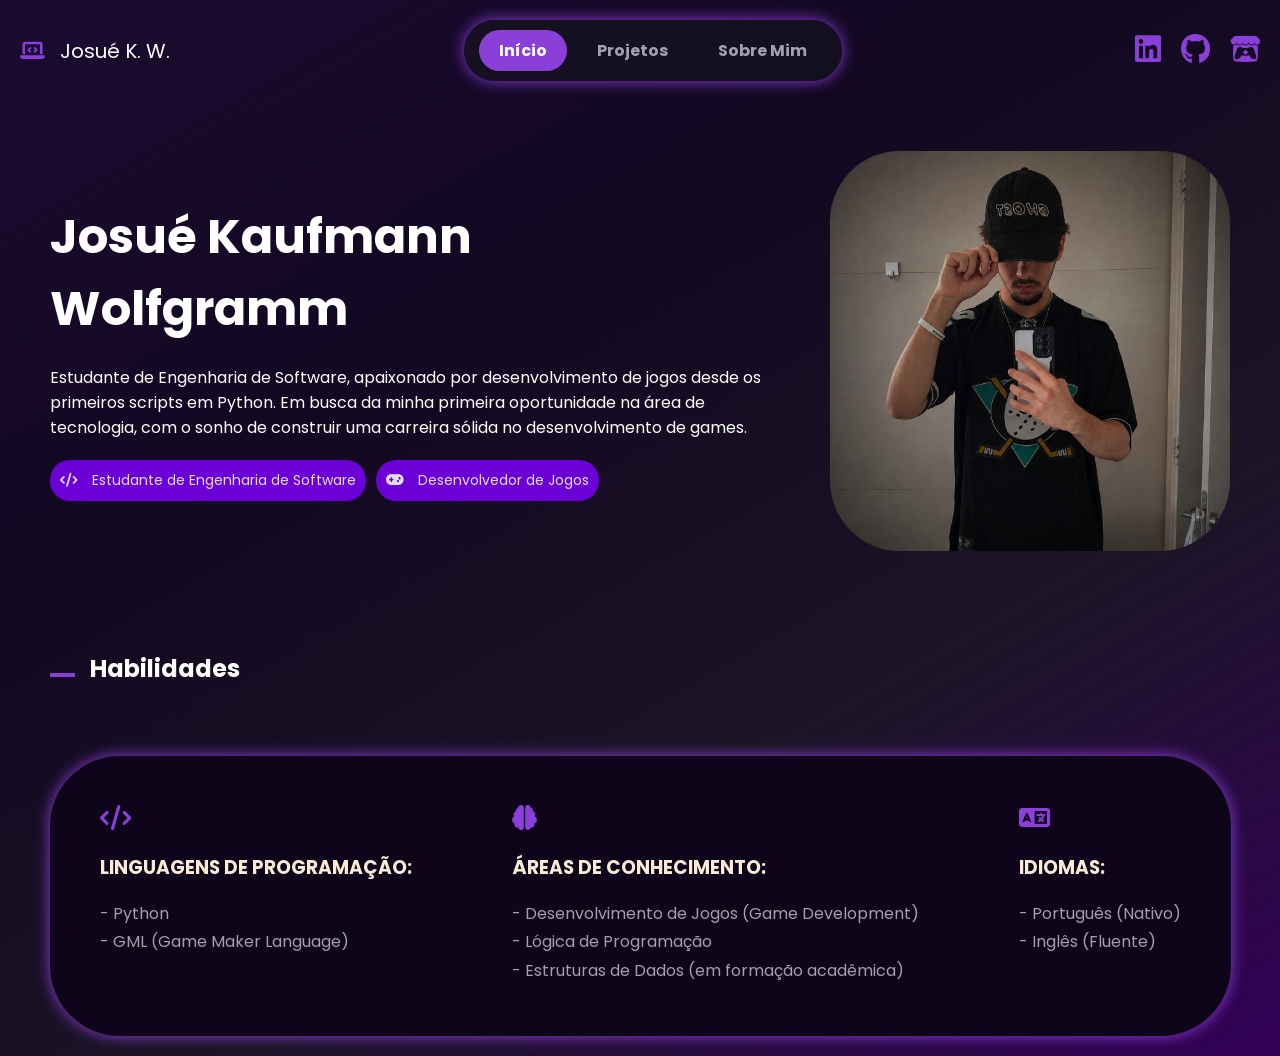
<file: index.html>
<!doctype html>
<html lang="pt-BR">
  <head>
    <title>Portfólio - Josué K. W.</title>
    <meta charset="UTF-8" />
    <meta name="viewport" content="width=device-width, initial-scale=1.0" />
    <link rel="icon" type="image/png" href="Imagens/icon.png" />
    <link rel="stylesheet" href="style.css" />
    <link
      rel="stylesheet"
      href="https://cdnjs.cloudflare.com/ajax/libs/font-awesome/6.5.2/css/all.min.css"
    />
    <link rel="preconnect" href="https://fonts.googleapis.com" />
    <link rel="preconnect" href="https://fonts.gstatic.com" crossorigin />
    <link
      href="https://fonts.googleapis.com/css2?family=Poppins:ital,wght@0,400;0,600;0,700&display=swap"
      rel="stylesheet"
    />
  </head>

  <body>
    <header>
      <div class="nome">
        <p>
          <i class="fa-solid fa-laptop-code nome-icone" aria-hidden="true"></i
          >Josué K. W.
        </p>
      </div>

      <nav>
        <a href="index.html" class="ativo">Início</a>
        <a href="projetos.html">Projetos</a>
        <a href="sobre_mim.html">Sobre Mim</a>
      </nav>

      <div class="redes-sociais">
        <a
          href="https://www.linkedin.com/in/josué-kaufmann-wolfgramm-34ab913a1"
          target="_blank"
        >
          <i class="fa-brands fa-linkedin" aria-hidden="true"></i>
        </a>
        <a href="https://github.com/JoKaWo" target="_blank">
          <i class="fa-brands fa-github" aria-hidden="true"></i>
        </a>
        <a href="https://jokawo123.itch.io" target="_blank"
          ><i class="fa-brands fa-itch-io" aria-hidden="true"></i>
        </a>
      </div>
    </header>

    <main>
      <!-- Apresentação -->
      <section class="apresentacao">
        <div class="texto-apresentacao">
          <h1>Josué Kaufmann Wolfgramm</h1>

          <div class="paragrafo-apresentacao">
            <p>
              Estudante de Engenharia de Software, apaixonado por
              desenvolvimento de jogos desde os primeiros scripts em Python. Em
              busca da minha primeira oportunidade na área de tecnologia, com o
              sonho de construir uma carreira sólida no desenvolvimento de
              games.
            </p>
          </div>

          <div class="pilulas-info">
            <p class="pilula">
              <i class="fa-solid fa-code icone-info" aria-hidden="true"></i>
              Estudante de Engenharia de Software
            </p>
            <p class="pilula">
              <i class="fa-solid fa-gamepad icone-info" aria-hidden="true"></i>
              Desenvolvedor de Jogos
            </p>
          </div>
        </div>

        <img
          src="Imagens/foto_josue.jpeg"
          alt="Foto de Josué Kaufmann Wolfgramm"
          class="foto-perfil"
        />
      </section>

      <!-- Habilidades -->
      <section class="habilidades">
        <h2>Habilidades</h2>

        <div class="container-habilidades">
          <div class="card">
            <i class="fa-solid fa-code icone-habilidade" aria-hidden="true"></i>
            <h3>Linguagens de programação:</h3>
            <p>- Python</p>
            <p>- GML (Game Maker Language)</p>
          </div>

          <div class="card">
            <i
              class="fa-solid fa-brain icone-habilidade"
              aria-hidden="true"
            ></i>
            <h3>Áreas de Conhecimento:</h3>
            <p>- Desenvolvimento de Jogos (Game Development)</p>
            <p>- Lógica de Programação</p>
            <p>- Estruturas de Dados (em formação acadêmica)</p>
          </div>

          <div class="card">
            <i
              class="fa-solid fa-language icone-habilidade"
              aria-hidden="true"
            ></i>
            <h3>Idiomas:</h3>
            <p>- Português (Nativo)</p>
            <p>- Inglês (Fluente)</p>
          </div>
        </div>
      </section>
    </main>
  </body>
</html>
</file>
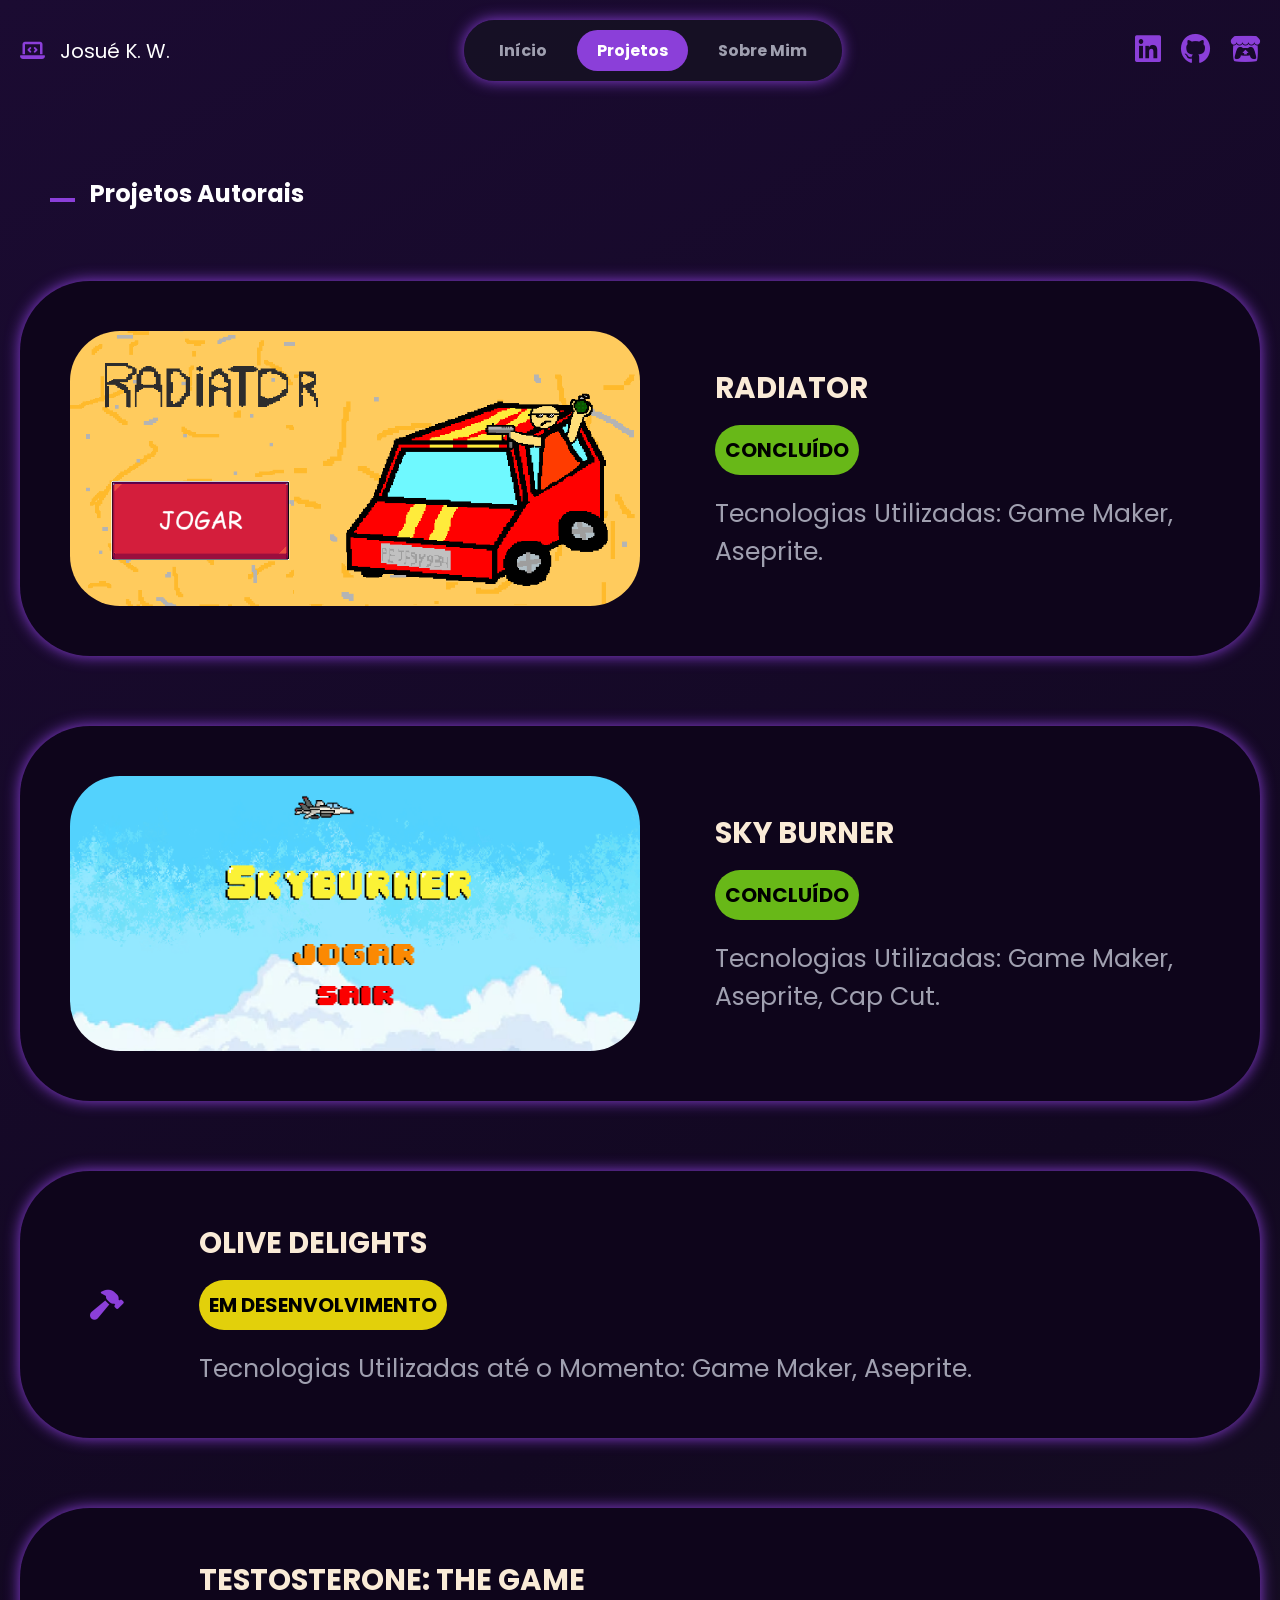
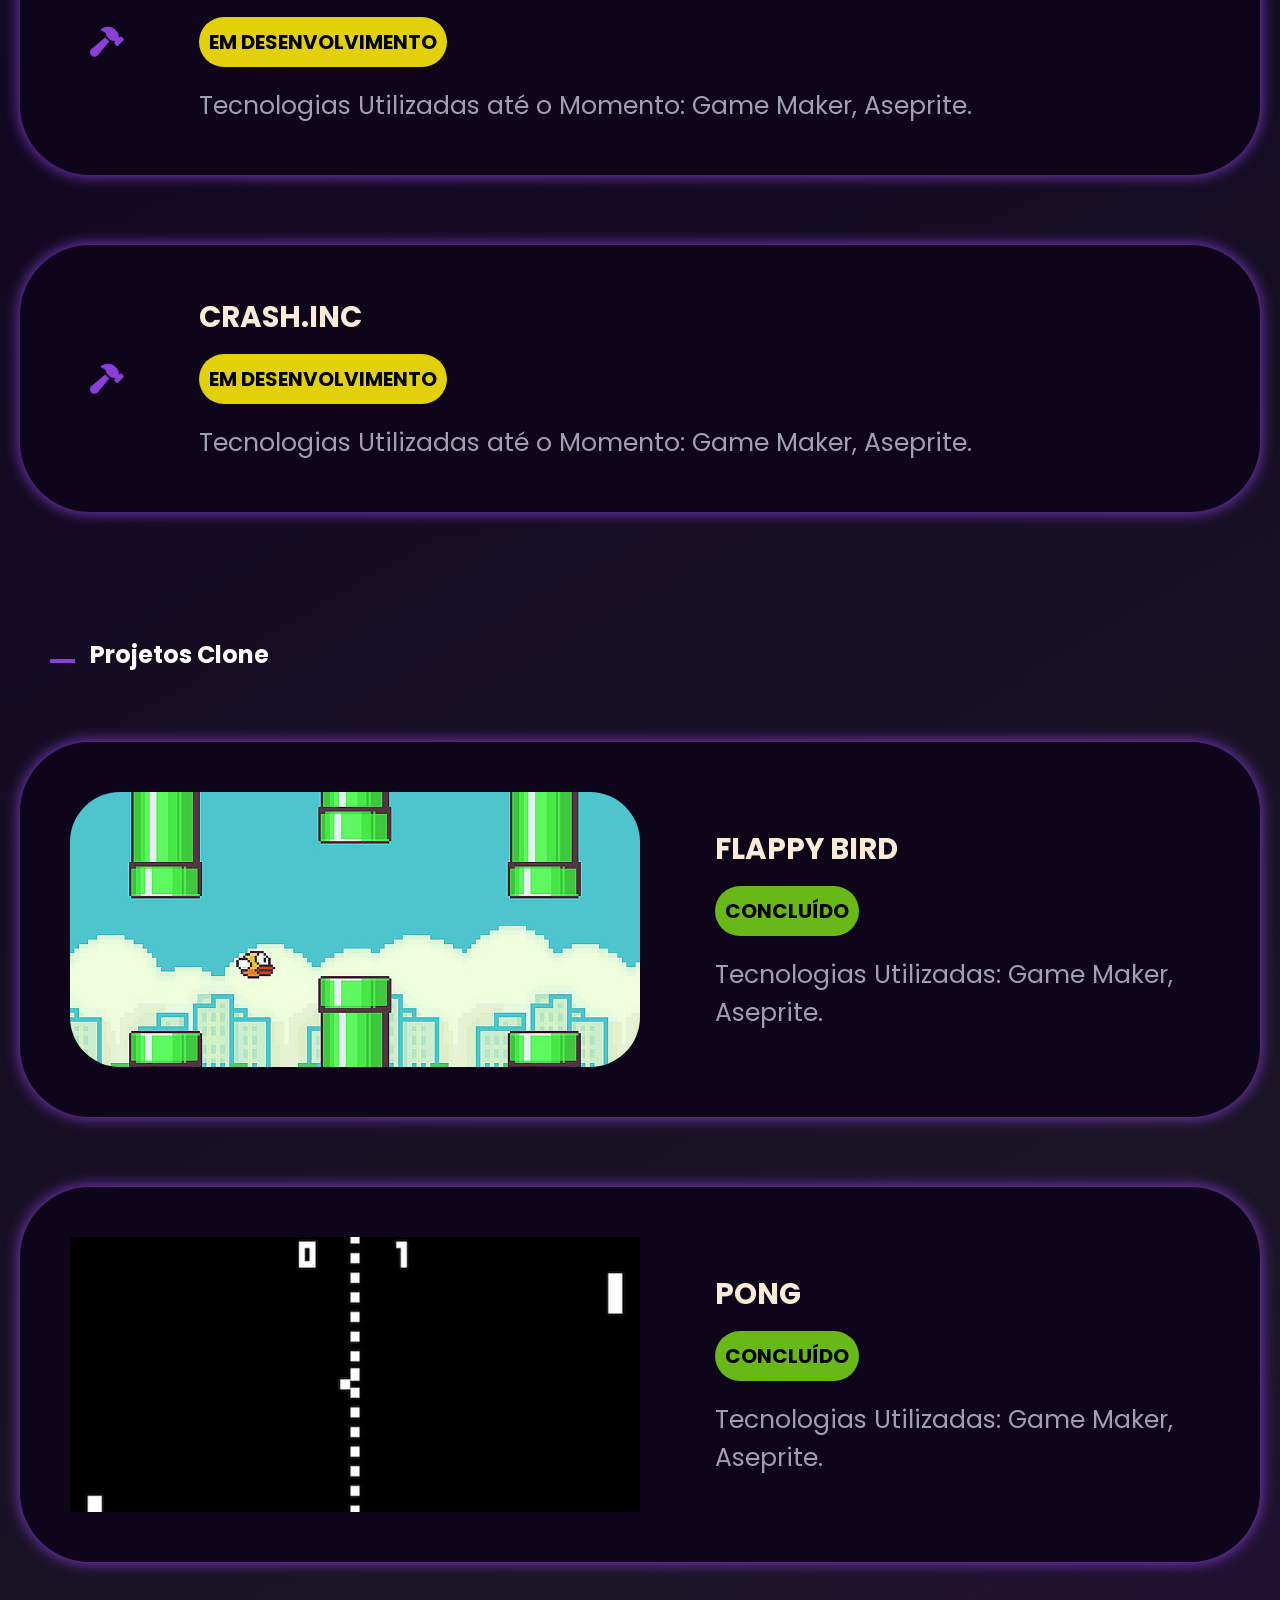
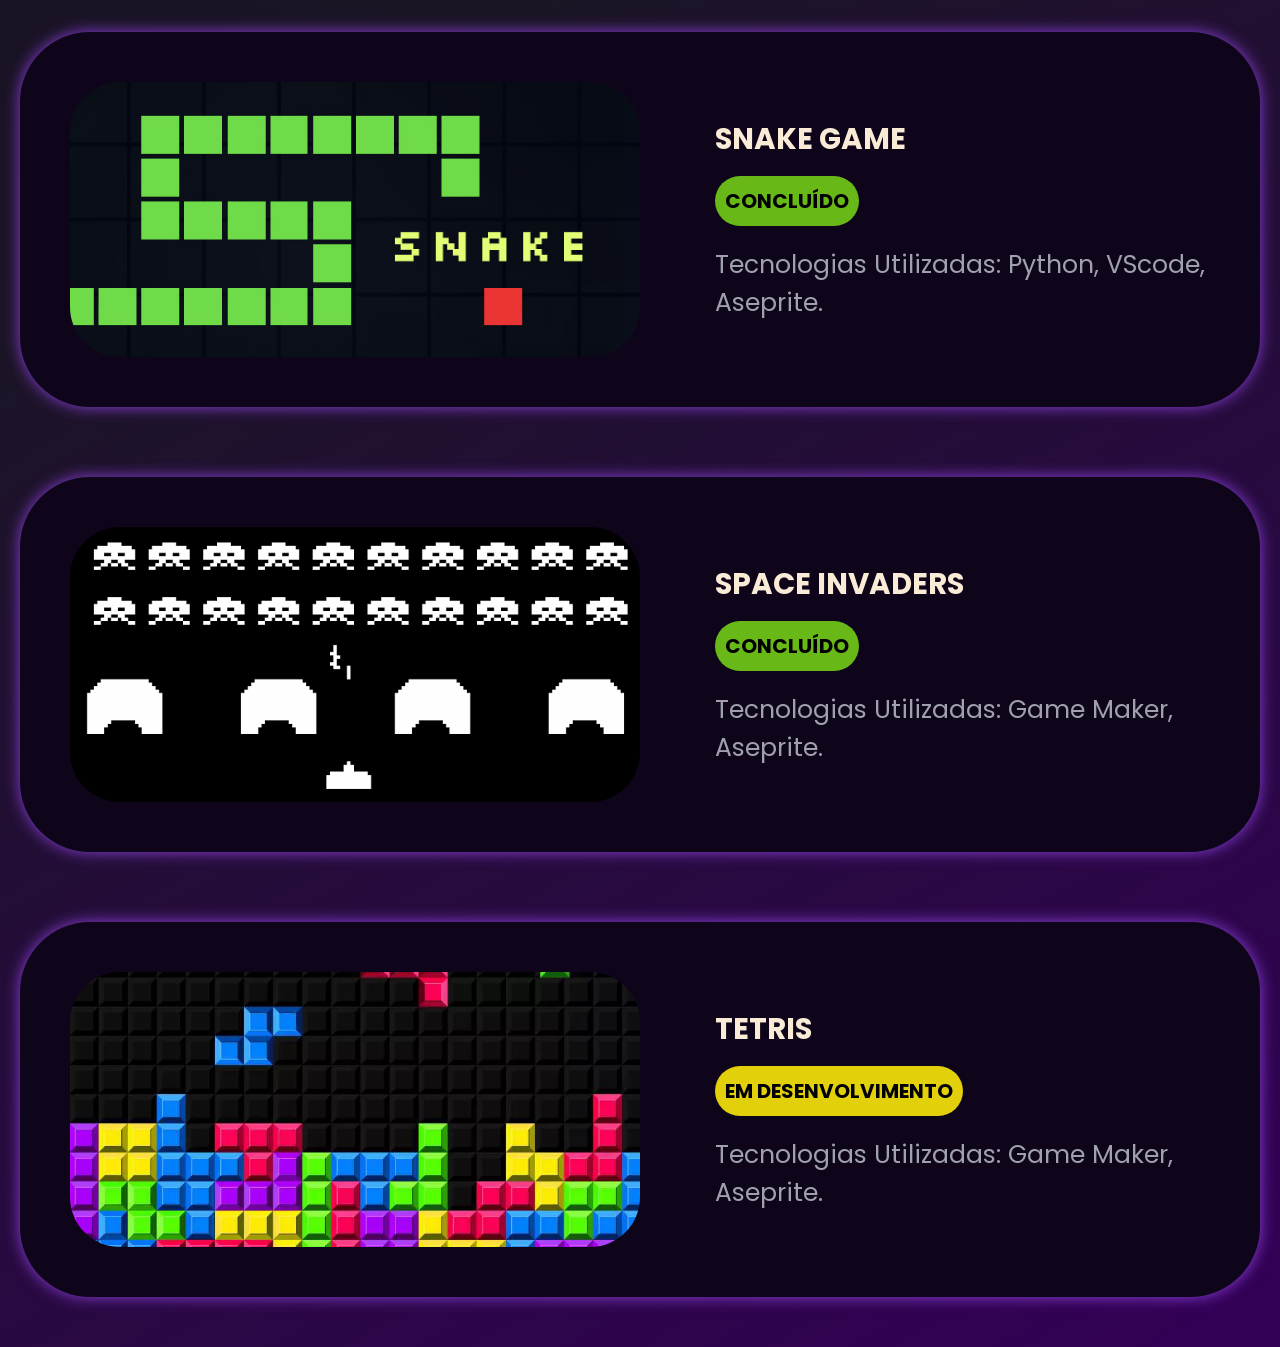
<file: projetos.html>
<!doctype html>
<html lang="pt-BR">
  <head>
    <title>Projetos</title>
    <meta charset="UTF-8" />
    <meta name="viewport" content="width=device-width, initial-scale=1.0" />
    <link rel="icon" type="image/png" href="Imagens/icon.png" />
    <link rel="stylesheet" href="style.css" />
    <link
      rel="stylesheet"
      href="https://cdnjs.cloudflare.com/ajax/libs/font-awesome/6.5.2/css/all.min.css"
    />
    <link rel="preconnect" href="https://fonts.googleapis.com" />
    <link rel="preconnect" href="https://fonts.gstatic.com" crossorigin />
    <link
      href="https://fonts.googleapis.com/css2?family=Poppins:ital,wght@0,400;0,600;0,700&display=swap"
      rel="stylesheet"
    />
  </head>

  <body>
    <header>
      <div class="nome">
        <p>
          <i class="fa-solid fa-laptop-code nome-icone" aria-hidden="true"></i
          >Josué K. W.
        </p>
      </div>

      <nav>
        <a href="index.html">Início</a>
        <a href="projetos.html" class="ativo">Projetos</a>
        <a href="sobre_mim.html">Sobre Mim</a>
      </nav>

      <div class="redes-sociais">
        <a
          href="https://www.linkedin.com/in/josué-kaufmann-wolfgramm-34ab913a1"
          target="_blank"
          ><i class="fa-brands fa-linkedin" aria-hidden="true"></i
        ></a>
        <a href="https://github.com/JoKaWo" target="_blank"
          ><i class="fa-brands fa-github" aria-hidden="true"></i
        ></a>
        <a href="https://jokawo123.itch.io" target="_blank"
          ><i class="fa-brands fa-itch-io" aria-hidden="true"></i
        ></a>
      </div>
    </header>

    <main>
      <!-- Projetos Autorais -->
      <section class="projetos-autorais">
        <h2 class="titulo-secao">Projetos Autorais</h2>

        <div class="game-card">
          <img
            src="Imagens/radiator.png"
            alt="Foto do Jogo Radiator"
            class="foto-jogo"
          />
          <div class="info-jogo">
            <h3>Radiator</h3>
            <p class="concluido">CONCLUÍDO</p>
            <p class="tecnologias">
              Tecnologias Utilizadas: Game Maker, Aseprite.
            </p>
          </div>
        </div>

        <div class="game-card">
          <img
            src="Imagens/sky_burner.png"
            alt="Foto do Jogo Sky Burner"
            class="foto-jogo"
          />
          <div class="info-jogo">
            <h3>Sky Burner</h3>
            <p class="concluido">CONCLUÍDO</p>
            <p class="tecnologias">
              Tecnologias Utilizadas: Game Maker, Aseprite, Cap Cut.
            </p>
          </div>
        </div>

        <div class="game-card">
          <i class="fa-solid fa-hammer icone-jogo" aria-hidden="true"></i>
          <div class="info-jogo">
            <h3>Olive Delights</h3>
            <p class="em-desenvolvimento">EM DESENVOLVIMENTO</p>
            <p class="tecnologias">
              Tecnologias Utilizadas até o Momento: Game Maker, Aseprite.
            </p>
          </div>
        </div>

        <div class="game-card">
          <i class="fa-solid fa-hammer icone-jogo" aria-hidden="true"></i>
          <div class="info-jogo">
            <h3>Testosterone: The Game</h3>
            <p class="em-desenvolvimento">EM DESENVOLVIMENTO</p>
            <p class="tecnologias">
              Tecnologias Utilizadas até o Momento: Game Maker, Aseprite.
            </p>
          </div>
        </div>

        <div class="game-card">
          <i class="fa-solid fa-hammer icone-jogo" aria-hidden="true"> </i>
          <div class="info-jogo">
            <h3>Crash.Inc</h3>
            <p class="em-desenvolvimento">EM DESENVOLVIMENTO</p>
            <p class="tecnologias">
              Tecnologias Utilizadas até o Momento: Game Maker, Aseprite.
            </p>
          </div>
        </div>
      </section>

      <!-- Projetos Clone -->
      <section class="projetos-clones">
        <h2 class="titulo-secao">Projetos Clone</h2>

        <div class="game-card">
          <img
            src="Imagens/flappy_bird.jpg"
            alt="Foto do Jogo Flappy Bird"
            class="foto-jogo"
          />
          <div class="info-jogo">
            <h3>Flappy Bird</h3>
            <p class="concluido">CONCLUÍDO</p>
            <p class="tecnologias">
              Tecnologias Utilizadas: Game Maker, Aseprite.
            </p>
          </div>
        </div>

        <div class="game-card">
          <img
            src="Imagens/pong.png"
            alt="Foto do Jogo Pong"
            class="foto-jogo pong"
          />
          <div class="info-jogo">
            <h3>Pong</h3>
            <p class="concluido">CONCLUÍDO</p>
            <p class="tecnologias">
              Tecnologias Utilizadas: Game Maker, Aseprite.
            </p>
          </div>
        </div>

        <div class="game-card">
          <img
            src="Imagens/snake_game.jpg"
            alt="Foto do Jogo Snake"
            class="foto-jogo"
          />
          <div class="info-jogo">
            <h3>Snake Game</h3>
            <p class="concluido">CONCLUÍDO</p>
            <p class="tecnologias">
              Tecnologias Utilizadas: Python, VScode, Aseprite.
            </p>
          </div>
        </div>

        <div class="game-card">
          <img
            src="Imagens/space_invaders.png"
            alt="Foto do Jogo Space Invaders"
            class="foto-jogo"
          />
          <div class="info-jogo">
            <h3>Space Invaders</h3>
            <p class="concluido">CONCLUÍDO</p>
            <p class="tecnologias">
              Tecnologias Utilizadas: Game Maker, Aseprite.
            </p>
          </div>
        </div>

        <div class="game-card">
          <img
            src="Imagens/tetris.png"
            alt="Foto do Jogo Tetris"
            class="foto-jogo tetris"
          />
          <div class="info-jogo">
            <h3>Tetris</h3>
            <p class="em-desenvolvimento">EM DESENVOLVIMENTO</p>
            <p class="tecnologias">
              Tecnologias Utilizadas: Game Maker, Aseprite.
            </p>
          </div>
        </div>
      </section>
    </main>
  </body>
</html>
</file>
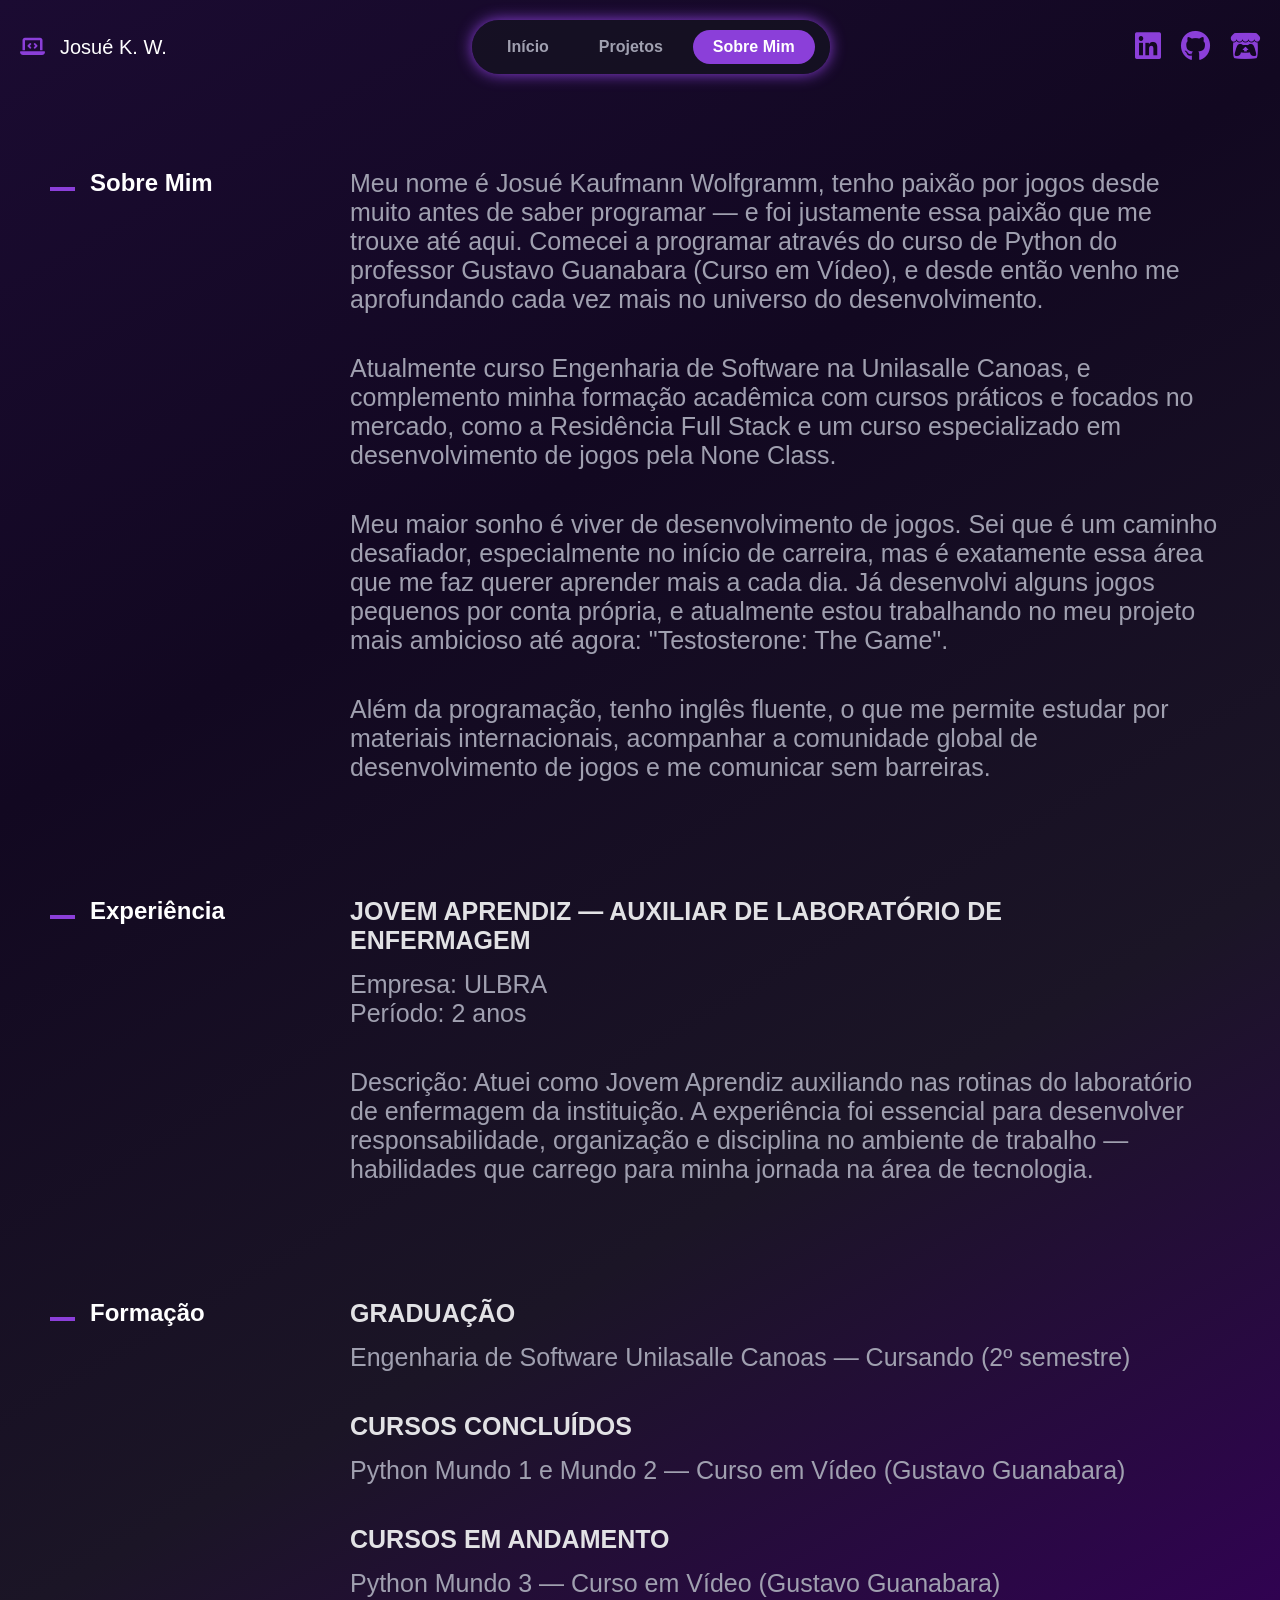
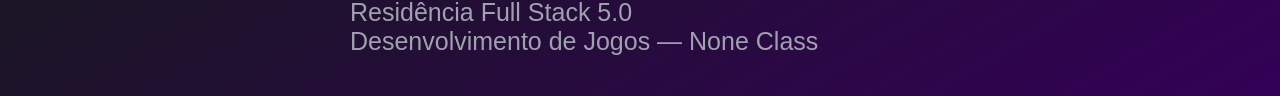
<file: sobre_mim.html>
<!doctype html>
<html lang="pt-BR">
  <head>
    <title>Sobre Mim</title>
    <meta charset="UTF-8" />
    <meta name="viewport" content="width=device-width, initial-scale=1.0" />
    <link rel="stylesheet" href="style.css" />
    <link rel="icon" type="image/png" href="Imagens/icon.png" />
    <link
      rel="stylesheet"
      href="https://cdnjs.cloudflare.com/ajax/libs/font-awesome/6.5.2/css/all.min.css"
    />
  </head>

  <body>
    <header>
      <div class="nome">
        <p>
          <i class="fa-solid fa-laptop-code nome-icone" aria-hidden="true"></i
          >Josué K. W.
        </p>
      </div>

      <nav>
        <a href="index.html">Início</a>
        <a href="projetos.html">Projetos</a>
        <a href="sobre_mim.html" class="ativo">Sobre Mim</a>
      </nav>

      <div class="redes-sociais">
        <a
          href="https://www.linkedin.com/in/josué-kaufmann-wolfgramm-34ab913a1"
          target="_blank"
          ><i class="fa-brands fa-linkedin" aria-hidden="true"></i
        ></a>
        <a href="https://github.com/JoKaWo" target="_blank"
          ><i class="fa-brands fa-github" aria-hidden="true"></i
        ></a>
        <a href="https://jokawo123.itch.io" target="_blank"
          ><i class="fa-brands fa-itch-io" aria-hidden="true"></i
        ></a>
      </div>
    </header>

    <main>
      <!-- Sobre Mim -->
      <section class="secao-flex">
        <h2 class="titulo-secao">Sobre Mim</h2>

        <div class="conteudo-secao">
          <p>
            Meu nome é Josué Kaufmann Wolfgramm, tenho paixão por jogos desde
            muito antes de saber programar — e foi justamente essa paixão que me
            trouxe até aqui. Comecei a programar através do curso de Python do
            professor Gustavo Guanabara (Curso em Vídeo), e desde então venho me
            aprofundando cada vez mais no universo do desenvolvimento.
          </p>

          <p>
            Atualmente curso Engenharia de Software na Unilasalle Canoas, e
            complemento minha formação acadêmica com cursos práticos e focados
            no mercado, como a Residência Full Stack e um curso especializado em
            desenvolvimento de jogos pela None Class.
          </p>

          <p>
            Meu maior sonho é viver de desenvolvimento de jogos. Sei que é um
            caminho desafiador, especialmente no início de carreira, mas é
            exatamente essa área que me faz querer aprender mais a cada dia. Já
            desenvolvi alguns jogos pequenos por conta própria, e atualmente
            estou trabalhando no meu projeto mais ambicioso até agora:
            "Testosterone: The Game".
          </p>

          <p>
            Além da programação, tenho inglês fluente, o que me permite estudar
            por materiais internacionais, acompanhar a comunidade global de
            desenvolvimento de jogos e me comunicar sem barreiras.
          </p>
        </div>
      </section>

      <!-- Experiência -->
      <section class="secao-flex">
        <h2 class="titulo-secao">Experiência</h2>

        <div class="conteudo-secao">
          <h3 class="subtitulo-secao">
            Jovem Aprendiz — Auxiliar de Laboratório de Enfermagem
          </h3>

          <p>
            Empresa: ULBRA <br />
            Período: 2 anos
          </p>
          <p>
            Descrição: Atuei como Jovem Aprendiz auxiliando nas rotinas do
            laboratório de enfermagem da instituição. A experiência foi
            essencial para desenvolver responsabilidade, organização e
            disciplina no ambiente de trabalho — habilidades que carrego para
            minha jornada na área de tecnologia.
          </p>
        </div>
      </section>

      <!-- Formação -->
      <section class="secao-flex">
        <h2 class="titulo-secao">Formação</h2>

        <div class="conteudo-secao">
          <h3 class="subtitulo-secao">Graduação</h3>
          <p>
            Engenharia de Software Unilasalle Canoas — Cursando (2º semestre)
          </p>

          <h3 class="subtitulo-secao">Cursos Concluídos</h3>
          <p>Python Mundo 1 e Mundo 2 — Curso em Vídeo (Gustavo Guanabara)</p>

          <h3 class="subtitulo-secao">Cursos em Andamento</h3>
          <p>
            Python Mundo 3 — Curso em Vídeo (Gustavo Guanabara) <br />
            Residência Full Stack 5.0 <br />
            Desenvolvimento de Jogos — None Class
          </p>
        </div>
      </section>
    </main>
  </body>
</html>
</file>
<file: style.css>
/* ===== Geral ===== */

* {
  margin: 0;
  padding: 0;
  box-sizing: border-box;
  scrollbar-color: #8b3fd9 #1b0b32;
}

body {
  font-family: "Poppins", sans-serif;
  background: linear-gradient(150deg, #1b0b32, #120821, #1b1526, #330057);
  min-height: 100vh;
}

header {
  padding: 20px;
  align-items: center;
  display: flex;
  justify-content: space-between;
}

h1 {
  padding-bottom: 20px;
  font-size: 48px;
  font-weight: 700;
}

h2 {
  padding: 50px;
  justify-content: center;
}

h2::before {
  content: "";
  display: inline-block;
  width: 25px;
  height: 4px;
  background-color: #8b3fd9;
  margin-right: 15px;
}

h3 {
  padding-bottom: 15px;
  color: antiquewhite;
  text-transform: uppercase;
}

/* ===== Cabeçalho ===== */

nav {
  display: flex;
  justify-content: center;
  box-shadow: 0 0 15px #8b3fd9;
  align-items: center;
  gap: 10px;
  background-color: rgba(20, 20, 30, 0.6);
  padding: 10px 15px;
  border-radius: 50px;
  width: fit-content;
}

nav a {
  color: #a0a0b0;
  text-decoration: none;
  font-weight: bold;
  padding: 8px 20px;
  border-radius: 50px;
  transition: background-color 0.2s;
}

nav a:hover {
  background-color: rgba(112, 112, 112, 0.237);
}

nav a:active {
  background-color: white;
}

nav a.ativo {
  background-color: #8b3fd9;
  color: white;
}

.redes-sociais {
  font-size: 30px;
  display: flex;
  gap: 20px;
}

.redes-sociais a {
  color: #8b3fd9;
  text-decoration: none;
}

.redes-sociais a:hover {
  color: #9999a7;
}

.redes-sociais a:active {
  color: white;
}

.nome {
  color: white;
  font-size: 20px;
}

.nome-icone {
  color: #8b3fd9;
  margin-right: 15px;
  font-size: 20px;
}

/* ===== Início =====*/

.apresentacao {
  display: flex;
  padding: 50px;
  color: white;
  justify-content: space-between;
  align-items: center;
}

.paragrafo-apresentacao {
  font-size: 16px;
  font-weight: 400;
}

.foto-perfil {
  margin-left: 60px;
  border-radius: 70px;
  width: 400px;
}

.pilulas-info {
  margin-top: 20px;
  display: flex;
  gap: 10px;
  font-size: 14px;
  color: #dfdfe8;
}

.icone-info {
  padding-right: 10px;
}

.pilula {
  padding: 10px;
  background-color: #6b00d7;
  border-radius: 20px;
}

.habilidades {
  color: white;
}

.container-habilidades {
  padding: 50px;
  box-shadow: 0 0 15px #8b3fd9;
  background-color: #0e051b;
  width: fit-content;
  display: flex;
  border-radius: 70px;
  gap: 100px;
  margin: 20px auto;
}

.icone-habilidade {
  padding-bottom: 20px;
  color: #8b3fd9;
  font-size: 25px;
}

.card {
  color: #a0a0b0;
  line-height: 1.8;
}

/* ===== Scrollbar ===== */

::-webkit-scrollbar {
  width: 12px;
}

::-webkit-scrollbar-track {
  background: #1b0b32;
}

::-webkit-scrollbar-thumb {
  background-color: #8b3fd9;
  border-radius: 10px;
}

/* ===== Padrão título + conteúdo (Sobre Mim, Experiência, Formação) ===== */

.secao-flex {
  display: flex;
  gap: 50px;
  color: white;
  justify-content: space-between;
  align-items: flex-start;
}

.titulo-secao {
  width: fit-content;
  min-width: 300px;
  padding-top: 75px;
  color: white;
}

.subtitulo-secao {
  color: #e2e2e5;
  font-size: 25px;
  margin-right: 60px;
}

.conteudo-secao {
  color: #a0a0b0;
  font-size: 25px;
  padding-top: 75px;
  margin-right: 60px;
  flex-grow: 1;
}

.conteudo-secao p {
  margin-bottom: 40px;
}

/* ===== Projetos ===== */

.projetos-autorais,
.projetos-clones {
  display: flex;
  flex-direction: column;
}

.game-card {
  display: flex;
  padding: 50px;
  align-items: center;
  box-shadow: 0 0 15px #8b3fd9;
  background-color: #0e051b;
  border-radius: 70px;
  gap: 75px;
  margin: 20px;
  font-size: 25px;
  margin-bottom: 50px;
}

.icone-jogo {
  color: #8b3fd9;
  font-size: 30px;
  padding-left: 20px;
}

.foto-jogo {
  width: 50%;
  height: 275px;
  object-fit: cover;
  border-radius: 50px;
  flex-shrink: 0;
  min-width: 0;
}

.concluido {
  background-color: rgb(104, 184, 24);
  border-radius: 30px;
  justify-content: center;
  width: fit-content;
  font-weight: bold;
  padding: 10px;
  font-size: 20px;
}

.em-desenvolvimento {
  background-color: rgb(226, 208, 11);
  border-radius: 30px;
  justify-content: center;
  font-weight: bold;
  width: fit-content;
  padding: 10px;
  font-size: 20px;
}

.tecnologias {
  color: #a0a0b0;
  padding-top: 20px;
}

.pong {
  border-radius: 0px;
  height: 275px;
}

.tetris {
  height: 275px;
}
</file>
